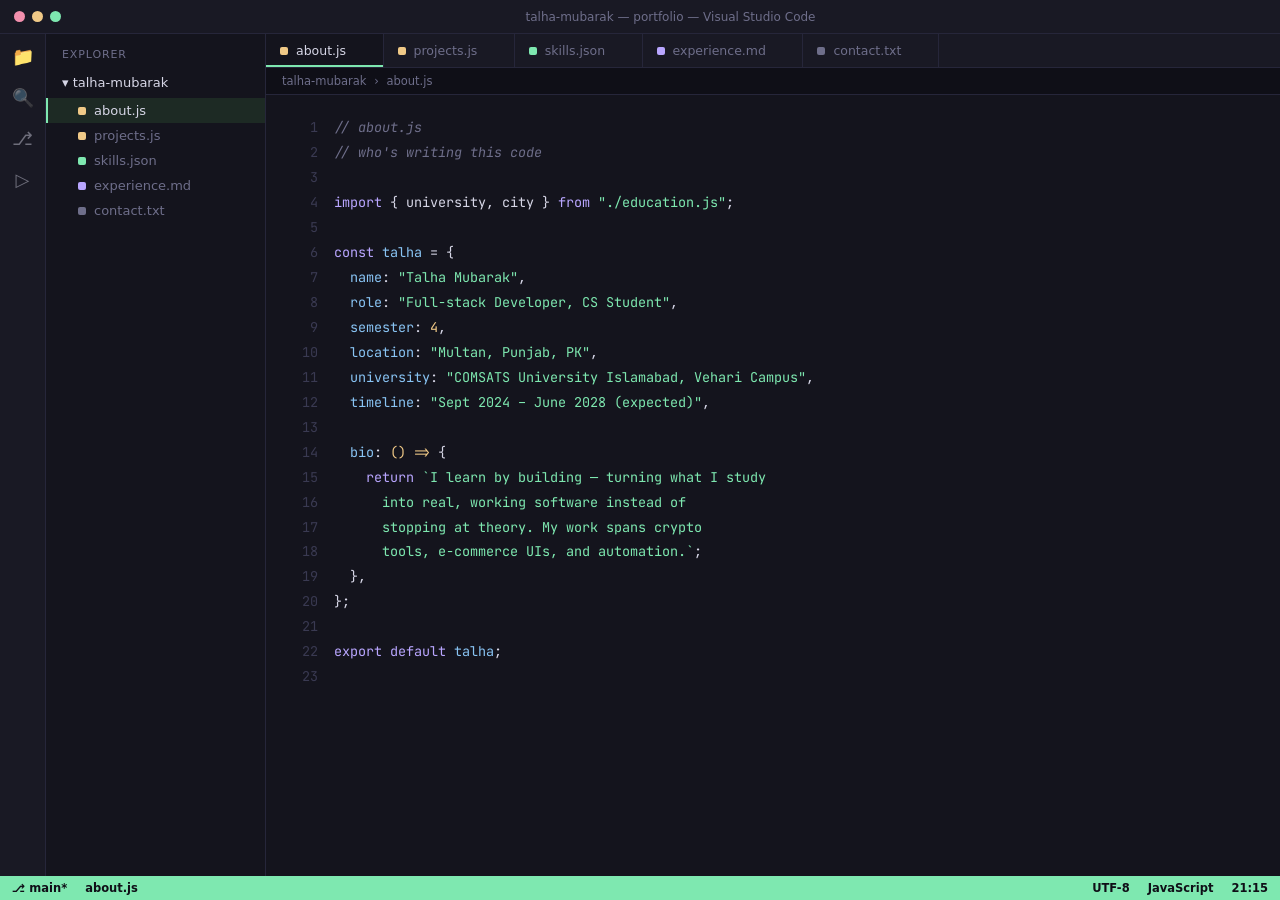
<file: index.html>
<!DOCTYPE html>
<html lang="en">
<head>
<meta charset="UTF-8">
<meta name="viewport" content="width=device-width, initial-scale=1.0">
<title>talha-mubarak — VS Code</title>
<meta name="description" content="Talha Mubarak — Computer Science student and full-stack developer.">
<link rel="preconnect" href="https://fonts.googleapis.com">
<link href="https://fonts.googleapis.com/css2?family=JetBrains+Mono:wght@400;700&display=swap" rel="stylesheet">
<link rel="stylesheet" href="styles.css">
</head>
<body>

<div id="boot">
  <div id="bootLines"></div>
</div>

<div class="ide" id="ide">

  <div class="titlebar">
    <div class="dots"><span class="dot red"></span><span class="dot yellow"></span><span class="dot green"></span></div>
    <span class="titlebar-text">talha-mubarak — portfolio — Visual Studio Code</span>
  </div>

  <div class="body">

    <div class="activitybar">
      <span class="abicon active">📁</span>
      <span class="abicon">🔍</span>
      <span class="abicon">⎇</span>
      <span class="abicon">▷</span>
    </div>

    <aside class="sidebar">
      <p class="sidebar-title">EXPLORER</p>
      <p class="folder-name">▾ talha-mubarak</p>
      <ul class="file-tree" id="fileTree"></ul>
    </aside>

    <main class="editor">

      <div class="tabs" id="tabsBar"></div>

      <div class="breadcrumb">talha-mubarak <span class="crumb-sep">›</span> <span id="crumbFile">about.js</span></div>

      <div class="pane-wrap">

        <pre class="pane active" data-file="about"><code><span class="ln"></span><span class="com">// about.js</span>
<span class="ln"></span><span class="com">// who's writing this code</span>
<span class="ln"></span>
<span class="ln"></span><span class="kw">import</span> { university, city } <span class="kw">from</span> <span class="str">"./education.js"</span>;
<span class="ln"></span>
<span class="ln"></span><span class="kw">const</span> <span class="var">talha</span> = {
<span class="ln"></span>  <span class="prop">name</span>: <span class="str">"Talha Mubarak"</span>,
<span class="ln"></span>  <span class="prop">role</span>: <span class="str">"Full-stack Developer, CS Student"</span>,
<span class="ln"></span>  <span class="prop">semester</span>: <span class="num">4</span>,
<span class="ln"></span>  <span class="prop">location</span>: <span class="str">"Multan, Punjab, PK"</span>,
<span class="ln"></span>  <span class="prop">university</span>: <span class="str">"COMSATS University Islamabad, Vehari Campus"</span>,
<span class="ln"></span>  <span class="prop">timeline</span>: <span class="str">"Sept 2024 – June 2028 (expected)"</span>,
<span class="ln"></span>
<span class="ln"></span>  <span class="prop">bio</span>: <span class="fn">() =></span> {
<span class="ln"></span>    <span class="kw">return</span> <span class="str">`I learn by building — turning what I study
<span class="ln"></span>      into real, working software instead of
<span class="ln"></span>      stopping at theory. My work spans crypto
<span class="ln"></span>      tools, e-commerce UIs, and automation.`</span>;
<span class="ln"></span>  },
<span class="ln"></span>};
<span class="ln"></span>
<span class="ln"></span><span class="kw">export</span> <span class="kw">default</span> <span class="var">talha</span>;
<span class="ln"></span></code></pre>

        <pre class="pane" data-file="projects"><code><span class="ln"></span><span class="com">// projects.js</span>
<span class="ln"></span><span class="com">// things I built solo, end to end</span>
<span class="ln"></span>
<span class="ln"></span><span class="kw">const</span> <span class="var">projects</span> = [
<span class="ln"></span>  {
<span class="ln"></span>    <span class="prop">name</span>: <span class="str">"Cipherbench"</span>,
<span class="ln"></span>    <span class="prop">stack</span>: [<span class="str">"Python"</span>, <span class="str">"Flask"</span>, <span class="str">"PyCryptodome"</span>],
<span class="ln"></span>    <span class="prop">desc</span>: <span class="str">"Crypto workbench — Caesar, AES, SHA-256,
<span class="ln"></span>            LSB steganography via a Flask API."</span>,
<span class="ln"></span>    <span class="prop">demo</span>: <a class="lnk" href="https://thetalhamubarak.github.io/Cipher-bench/" target="_blank" rel="noopener"><span class="str">"thetalhamubarak.github.io/Cipher-bench"</span></a>,
<span class="ln"></span>  },
<span class="ln"></span>  {
<span class="ln"></span>    <span class="prop">name</span>: <span class="str">"NESCAFÉ Atelier"</span>,
<span class="ln"></span>    <span class="prop">stack</span>: [<span class="str">"HTML"</span>, <span class="str">"CSS"</span>, <span class="str">"JavaScript"</span>],
<span class="ln"></span>    <span class="prop">desc</span>: <span class="str">"Coffee storefront — catalog filters, cart
<span class="ln"></span>            logic, taste quiz, full checkout flow."</span>,
<span class="ln"></span>    <span class="prop">demo</span>: <a class="lnk" href="https://thetalhamubarak.github.io/Nescafe-Atelier-Store/" target="_blank" rel="noopener"><span class="str">"thetalhamubarak.github.io/Nescafe-Atelier"</span></a>,
<span class="ln"></span>  },
<span class="ln"></span>  {
<span class="ln"></span>    <span class="prop">name</span>: <span class="str">"AI LinkedIn Autoposter"</span>,
<span class="ln"></span>    <span class="prop">stack</span>: [<span class="str">"n8n"</span>, <span class="str">"Automation"</span>],
<span class="ln"></span>    <span class="prop">desc</span>: <span class="str">"Scrapes Reddit / HN / Dev.to, drafts
<span class="ln"></span>            and posts LinkedIn content via AI."</span>,
<span class="ln"></span>    <span class="prop">demo</span>: <a class="lnk" href="https://thetalhamubarak.github.io/LinkedIn-Autoposter-AI/" target="_blank" rel="noopener"><span class="str">"thetalhamubarak.github.io/Autoposter-AI"</span></a>,
<span class="ln"></span>  },
<span class="ln"></span>  {
<span class="ln"></span>    <span class="prop">name</span>: <span class="str">"Amazon Shopping Clone"</span>,
<span class="ln"></span>    <span class="prop">stack</span>: [<span class="str">"HTML"</span>, <span class="str">"CSS"</span>],
<span class="ln"></span>    <span class="prop">desc</span>: <span class="str">"Static homepage clone — first project,
<span class="ln"></span>            first bug hunt (Back to Top button)."</span>,
<span class="ln"></span>    <span class="prop">demo</span>: <a class="lnk" href="https://thetalhamubarak.github.io/Amazon-Shopping-clone/" target="_blank" rel="noopener"><span class="str">"thetalhamubarak.github.io/Amazon-clone"</span></a>,
<span class="ln"></span>  },
<span class="ln"></span>  {
<span class="ln"></span>    <span class="prop">name</span>: <span class="str">"Responsive Login Page"</span>,
<span class="ln"></span>    <span class="prop">stack</span>: [<span class="str">"HTML"</span>, <span class="str">"CSS"</span>],
<span class="ln"></span>    <span class="prop">desc</span>: <span class="str">"Responsive login UI, animated blobs,
<span class="ln"></span>            social sign-in buttons."</span>,
<span class="ln"></span>    <span class="prop">demo</span>: <a class="lnk" href="https://thetalhamubarak.github.io/Responsive-Login-Page/" target="_blank" rel="noopener"><span class="str">"thetalhamubarak.github.io/Login-Page"</span></a>,
<span class="ln"></span>  },
<span class="ln"></span>];
<span class="ln"></span>
<span class="ln"></span><span class="kw">export</span> <span class="kw">default</span> <span class="var">projects</span>;
<span class="ln"></span></code></pre>

        <pre class="pane" data-file="skills"><code><span class="ln"></span>{
<span class="ln"></span>  <span class="prop">"languages"</span>: [<span class="str">"HTML/CSS"</span>, <span class="str">"JavaScript"</span>, <span class="str">"Java"</span>, <span class="str">"Python"</span>, <span class="str">"C++"</span>, <span class="str">"SQL"</span>],
<span class="ln"></span>  <span class="prop">"frameworks"</span>: [<span class="str">"Flask"</span>, <span class="str">"React"</span>, <span class="str">"Node.js"</span>],
<span class="ln"></span>  <span class="prop">"tools"</span>: [<span class="str">"Git"</span>, <span class="str">"GitHub"</span>, <span class="str">"n8n"</span>, <span class="str">"VS Code"</span>, <span class="str">"Figma"</span>],
<span class="ln"></span>  <span class="prop">"concepts"</span>: [<span class="str">"Responsive Design"</span>, <span class="str">"REST APIs"</span>, <span class="str">"OOP"</span>, <span class="str">"MVC"</span>]
<span class="ln"></span>}
<span class="ln"></span></code></pre>

        <pre class="pane" data-file="experience"><code><span class="ln"></span><span class="md-h"># Experience</span>
<span class="ln"></span>
<span class="ln"></span><span class="md-h2">## Web Development Trainee</span>
<span class="ln"></span><span class="com">Rhombix Technologies · Lahore (Remote)</span>
<span class="ln"></span>
<span class="ln"></span>Structured web development training and certification
<span class="ln"></span>track — hands-on tasks across HTML, CSS, JavaScript,
<span class="ln"></span>and modern front-end frameworks.
<span class="ln"></span>
<span class="ln"></span><span class="com">- [x] Task 1: Personal portfolio (this site)</span>
<span class="ln"></span><span class="com">- [ ] Task 2: in progress</span>
<span class="ln"></span></code></pre>

        <pre class="pane" data-file="contact"><code><span class="ln"></span><span class="com"># reach out</span>
<span class="ln"></span>
<span class="ln"></span>EMAIL   <a class="lnk" href="mailto:talhamubarak96@gmail.com">talhamubarak96@gmail.com</a>
<span class="ln"></span>PHONE   <a class="lnk" href="tel:+923267716149">+92 326 7716149</a>
<span class="ln"></span>GITHUB  <a class="lnk" href="https://github.com/thetalhamubarak" target="_blank" rel="noopener">github.com/thetalhamubarak</a>
<span class="ln"></span>LINKEDIN <a class="lnk" href="https://www.linkedin.com/in/talhamubarak96/" target="_blank" rel="noopener">linkedin.com/in/talhamubarak96</a>
<span class="ln"></span>LOCATION Multan, Punjab, Pakistan
<span class="ln"></span>
<span class="ln"></span><span class="com">$</span> <span class="cursor-blink">open to internships &amp; collabs_</span>
<span class="ln"></span></code></pre>

      </div>
    </main>
  </div>

  <div class="statusbar">
    <span>⎇ main*</span>
    <span id="statusFile">about.js</span>
    <span class="spacer"></span>
    <span>UTF-8</span>
    <span id="statusLang">JavaScript</span>
    <span id="clock">--:--</span>
  </div>

</div>

<script src="script.js"></script>
</body>
</html>
</file>
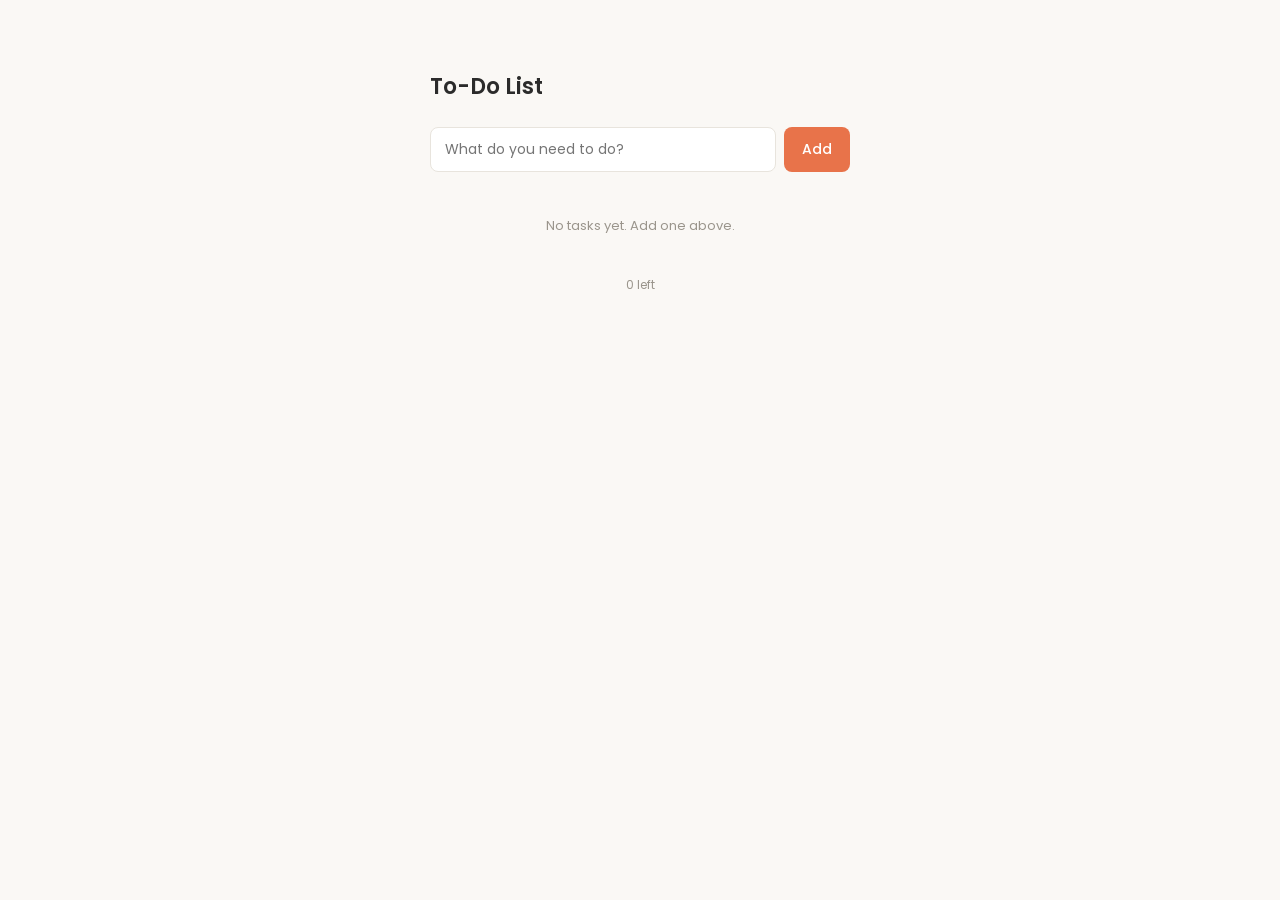
<file: task-1.b/index.html>
<!DOCTYPE html>
<html lang="en">
<head>
<meta charset="UTF-8">
<meta name="viewport" content="width=device-width, initial-scale=1.0">
<title>To-Do List</title>
<link href="https://fonts.googleapis.com/css2?family=Poppins:wght@400;500;600&display=swap" rel="stylesheet">
<link rel="stylesheet" href="styles.css">
</head>
<body>

<main class="app">
  <h1>To-Do List</h1>

  <form id="taskForm" class="task-form">
    <input id="taskInput" type="text" placeholder="What do you need to do?" autocomplete="off" required>
    <button type="submit">Add</button>
  </form>

  <ul id="taskList" class="task-list"></ul>

  <p id="emptyState" class="empty-state">No tasks yet. Add one above.</p>
  <p class="count"><span id="activeCount">0</span> left</p>
</main>

<script src="script.js"></script>
</body>
</html>
</file>
<file: styles.css>
:root {
  --bg: #0f0f17;
  --panel: #14141d;
  --panel-2: #191924;
  --border: #26263a;
  --text: #d6d6e6;
  --muted: #6e6e8a;
  --mint: #7ee8b0;
  --lilac: #b9a6ff;
  --amber: #f0c987;
  --pink: #f28fad;
  --accent: #7ee8b0;
  --font: "Segoe UI", system-ui, sans-serif;
  --font-code: "JetBrains Mono", monospace;
}

* { box-sizing: border-box; margin: 0; padding: 0; }

body {
  background: var(--bg);
  color: var(--text);
  font-family: var(--font);
  overflow: hidden;
  height: 100vh;
}

#boot {
  position: fixed; inset: 0; background: #0a0a10; color: var(--mint);
  z-index: 100; padding: 40px; font-size: 14px; cursor: pointer;
  display: flex; align-items: flex-start; font-family: var(--font-code);
}
#bootLines { white-space: pre-wrap; line-height: 1.9; }
#boot.hide { animation: fadeOut 0.4s ease forwards; }
@keyframes fadeOut { to { opacity: 0; visibility: hidden; } }

.ide { display: flex; flex-direction: column; height: 100vh; opacity: 0; animation: fadeIn 0.5s ease 0.1s forwards; }
@keyframes fadeIn { to { opacity: 1; } }

.titlebar {
  height: 34px; background: var(--panel-2); display: flex; align-items: center;
  padding: 0 14px; gap: 14px; border-bottom: 1px solid var(--border); flex-shrink: 0;
}
.dots { display: flex; gap: 7px; }
.dot { width: 11px; height: 11px; border-radius: 50%; }
.dot.red { background: #f28fad; } .dot.yellow { background: #f0c987; } .dot.green { background: #7ee8b0; }
.titlebar-text { font-size: 12px; color: var(--muted); margin: 0 auto; }

.body { display: flex; flex: 1; min-height: 0; }

.activitybar {
  width: 46px; background: var(--panel-2); border-right: 1px solid var(--border);
  display: flex; flex-direction: column; align-items: center; padding-top: 12px; gap: 20px; flex-shrink: 0;
}
.abicon { font-size: 18px; opacity: 0.45; cursor: pointer; }
.abicon.active { opacity: 1; }

.sidebar {
  width: 220px; background: var(--panel); border-right: 1px solid var(--border);
  padding: 14px 0; flex-shrink: 0; overflow-y: auto;
}
.sidebar-title { font-size: 11px; color: var(--muted); letter-spacing: 0.08em; padding: 0 16px; margin-bottom: 10px; }
.folder-name { font-size: 13px; padding: 4px 16px; color: var(--text); margin-bottom: 4px; }
.file-tree { list-style: none; }
.file-tree li {
  font-size: 13px; padding: 5px 16px 5px 30px; color: var(--muted);
  cursor: pointer; display: flex; align-items: center; gap: 8px; border-left: 2px solid transparent;
}
.file-tree li:hover { background: var(--panel-2); color: var(--text); }
.file-tree li.active { background: #1d2a24; color: var(--text); border-left-color: var(--mint); }

.dot-js, .dot-json, .dot-md, .dot-txt {
  width: 8px; height: 8px; border-radius: 2px; flex-shrink: 0;
}
.dot-js { background: var(--amber); }
.dot-json { background: var(--mint); }
.dot-md { background: var(--lilac); }
.dot-txt { background: var(--muted); }

.editor { flex: 1; display: flex; flex-direction: column; min-width: 0; }

.tabs { display: flex; background: var(--panel-2); border-bottom: 1px solid var(--border); overflow-x: auto; flex-shrink: 0; }
.tab {
  font-size: 12.5px; padding: 9px 14px; color: var(--muted); display: flex; align-items: center; gap: 8px;
  border-right: 1px solid var(--border); cursor: pointer; white-space: nowrap; flex-shrink: 0;
}
.tab.active { background: var(--panel); color: var(--text); box-shadow: inset 0 -2px 0 var(--mint); }
.tab-x { opacity: 0; margin-left: 4px; }
.tab:hover .tab-x { opacity: 0.6; }

.breadcrumb { font-size: 11.5px; color: var(--muted); padding: 6px 16px; border-bottom: 1px solid var(--border); flex-shrink: 0; }
.crumb-sep { margin: 0 4px; }

.pane-wrap { flex: 1; overflow-y: auto; background: var(--panel); }
.pane { display: none; padding: 20px 24px 60px; }
.pane.active { display: block; }

.pane code {
  font-family: var(--font-code); font-size: 13.5px; line-height: 1.85; display: block;
}
.ln {
  display: inline-block; width: 28px; color: #3a3a52; user-select: none; text-align: right; margin-right: 16px;
}
.ln::before { content: counter(line); }
code { counter-reset: line; }
.ln { counter-increment: line; }

.kw { color: var(--lilac); }
.str { color: var(--mint); }
.prop { color: #89c4f4; }
.num { color: var(--amber); }
.var { color: #89c4f4; }
.fn { color: var(--amber); }
.com { color: var(--muted); font-style: italic; }
.md-h { color: var(--lilac); font-weight: 700; font-size: 15px; }
.md-h2 { color: #89c4f4; font-weight: 700; }
.lnk { color: var(--mint); text-decoration: underline; text-underline-offset: 3px; }
.lnk:hover { color: var(--amber); }

.cursor-blink { border-right: 2px solid var(--mint); animation: blink 1s step-end infinite; padding-right: 2px; }
@keyframes blink { 50% { border-color: transparent; } }

.statusbar {
  height: 24px; background: var(--mint); color: #0f0f17; font-size: 11.5px; font-weight: 600;
  display: flex; align-items: center; padding: 0 12px; gap: 18px; flex-shrink: 0;
}
.spacer { flex: 1; }

@media (max-width: 700px) {
  .sidebar { width: 160px; }
  .activitybar { display: none; }
  .titlebar-text { display: none; }
}
@media (max-width: 520px) {
  .sidebar { display: none; }
  .pane { padding: 16px; }
  .ln { width: 20px; margin-right: 10px; }
}
</file>
<file: task-1.b/styles.css>
:root {
  --bg: #faf8f5;
  --card: #ffffff;
  --border: #e8e4dd;
  --text: #2b2b2b;
  --muted: #9a958c;
  --accent: #e8734a;
  --done: #b7c9a8;
}

* { box-sizing: border-box; margin: 0; padding: 0; }

body {
  background: var(--bg);
  color: var(--text);
  font-family: "Poppins", sans-serif;
  display: flex;
  justify-content: center;
  padding: 70px 20px;
}

.app { width: 100%; max-width: 420px; }

h1 {
  font-size: 22px;
  font-weight: 600;
  margin-bottom: 24px;
}

.task-form { display: flex; gap: 8px; margin-bottom: 20px; }

.task-form input {
  flex: 1;
  border: 1px solid var(--border);
  border-radius: 8px;
  padding: 11px 14px;
  font-family: inherit;
  font-size: 14px;
  background: var(--card);
}

.task-form input:focus { outline: none; border-color: var(--accent); }

.task-form button {
  background: var(--accent);
  color: #fff;
  border: none;
  border-radius: 8px;
  padding: 0 18px;
  font-family: inherit;
  font-size: 14px;
  font-weight: 500;
  cursor: pointer;
}

.task-form button:hover { opacity: 0.9; }

.task-list { list-style: none; display: flex; flex-direction: column; gap: 8px; }

.task-item {
  display: flex;
  align-items: center;
  gap: 10px;
  background: var(--card);
  border: 1px solid var(--border);
  border-radius: 8px;
  padding: 11px 12px;
}

.task-check {
  width: 17px;
  height: 17px;
  border: 2px solid var(--muted);
  border-radius: 5px;
  flex-shrink: 0;
  cursor: pointer;
  display: flex;
  align-items: center;
  justify-content: center;
}

.task-item.completed .task-check { background: var(--done); border-color: var(--done); }
.task-check::after { content: "✓"; font-size: 10px; color: #fff; opacity: 0; }
.task-item.completed .task-check::after { opacity: 1; }

.task-text { flex: 1; font-size: 14px; outline: none; word-break: break-word; }
.task-item.completed .task-text { color: var(--muted); text-decoration: line-through; }

.task-actions { display: flex; gap: 6px; flex-shrink: 0; }

.icon-btn {
  background: none;
  border: none;
  color: var(--muted);
  cursor: pointer;
  font-size: 13px;
  padding: 3px;
}

.icon-btn:hover { color: var(--accent); }

.empty-state { text-align: center; color: var(--muted); font-size: 13px; padding: 24px 0; display: none; }
.empty-state.show { display: block; }

.count { text-align: center; color: var(--muted); font-size: 12px; margin-top: 16px; }
</file>
